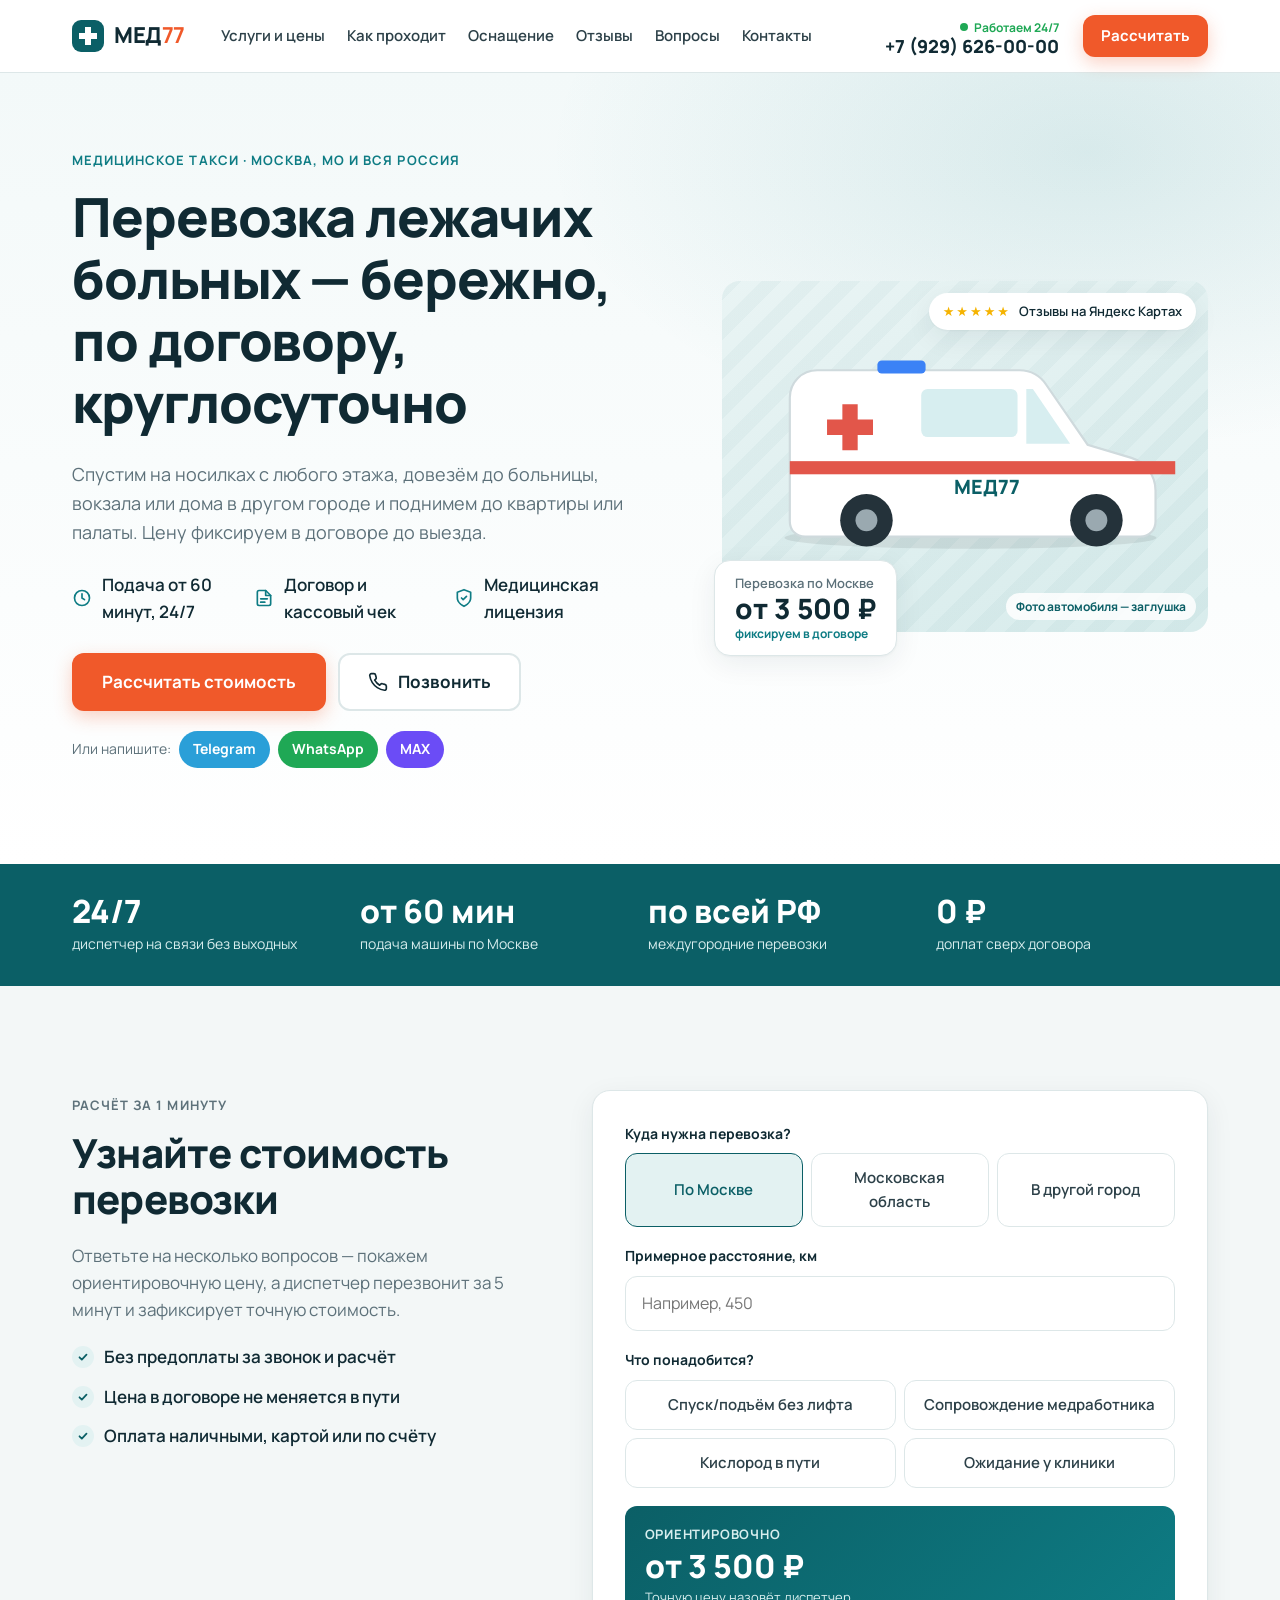
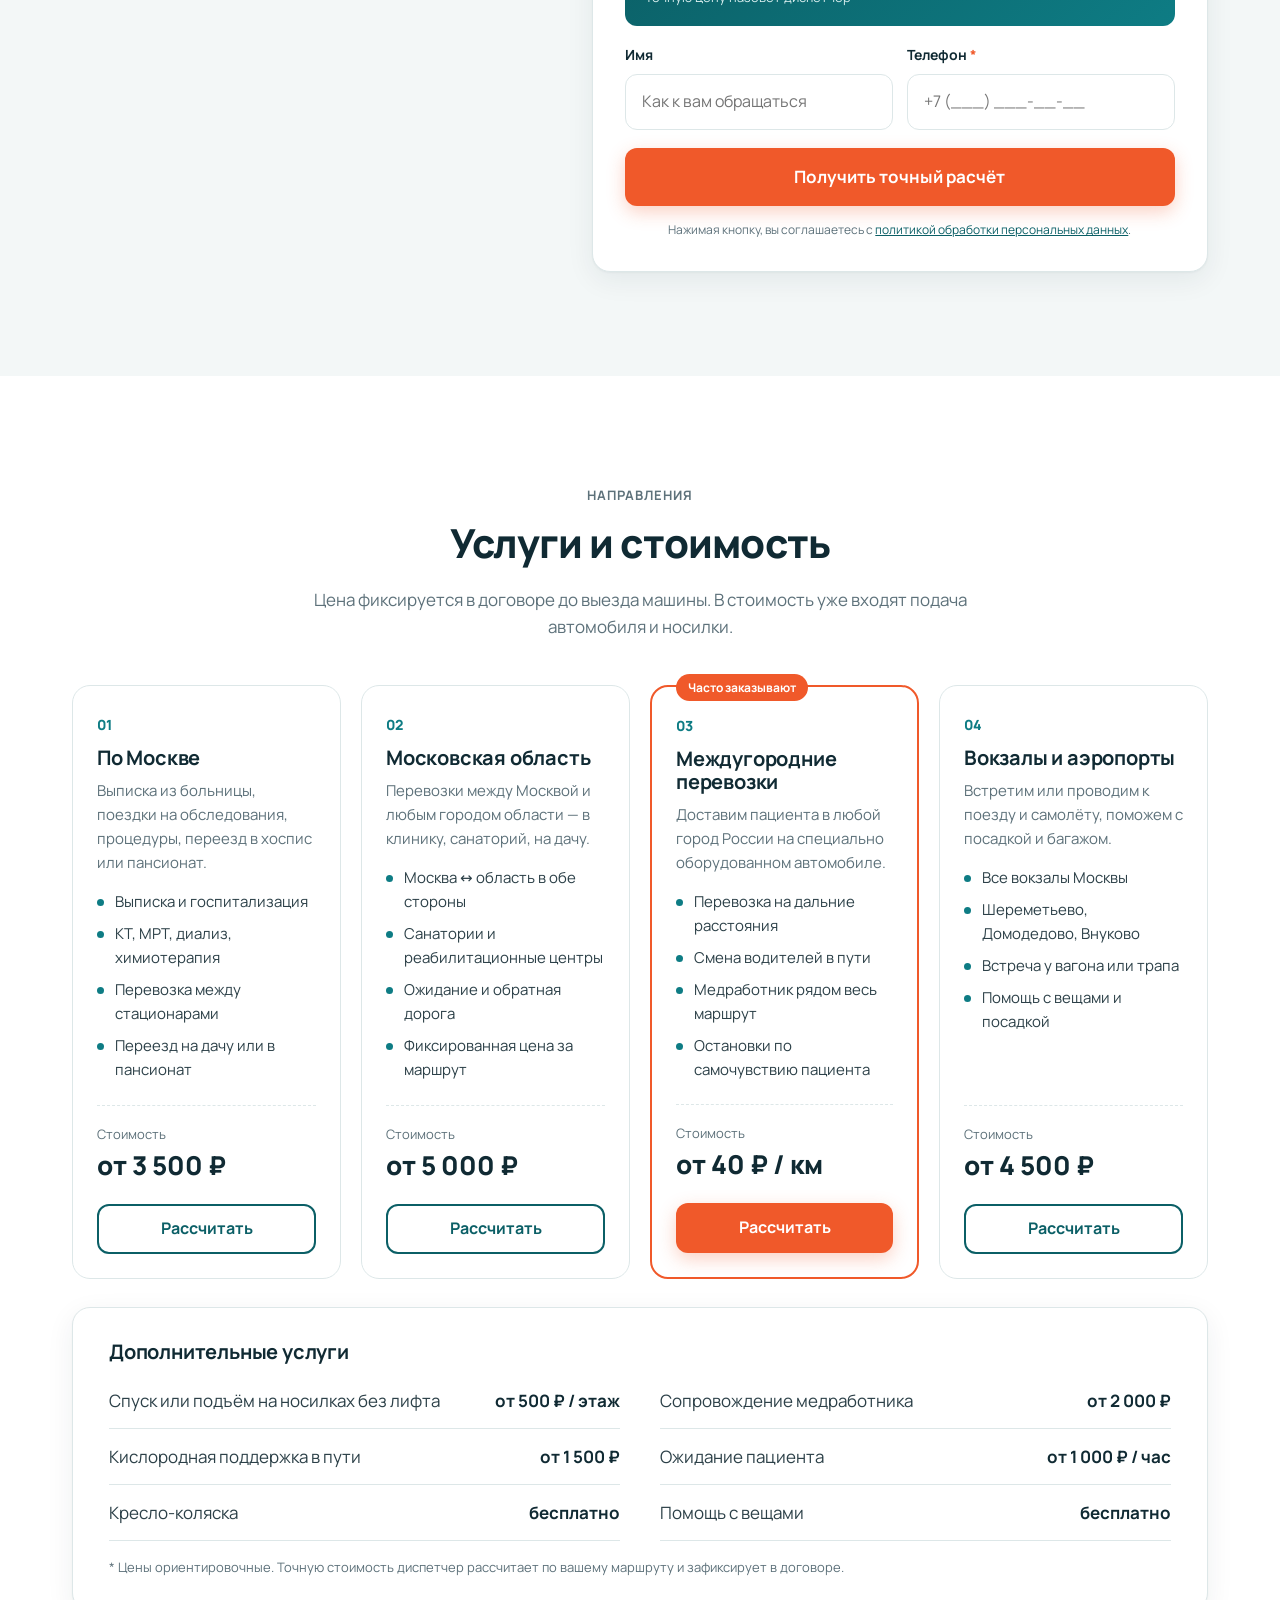
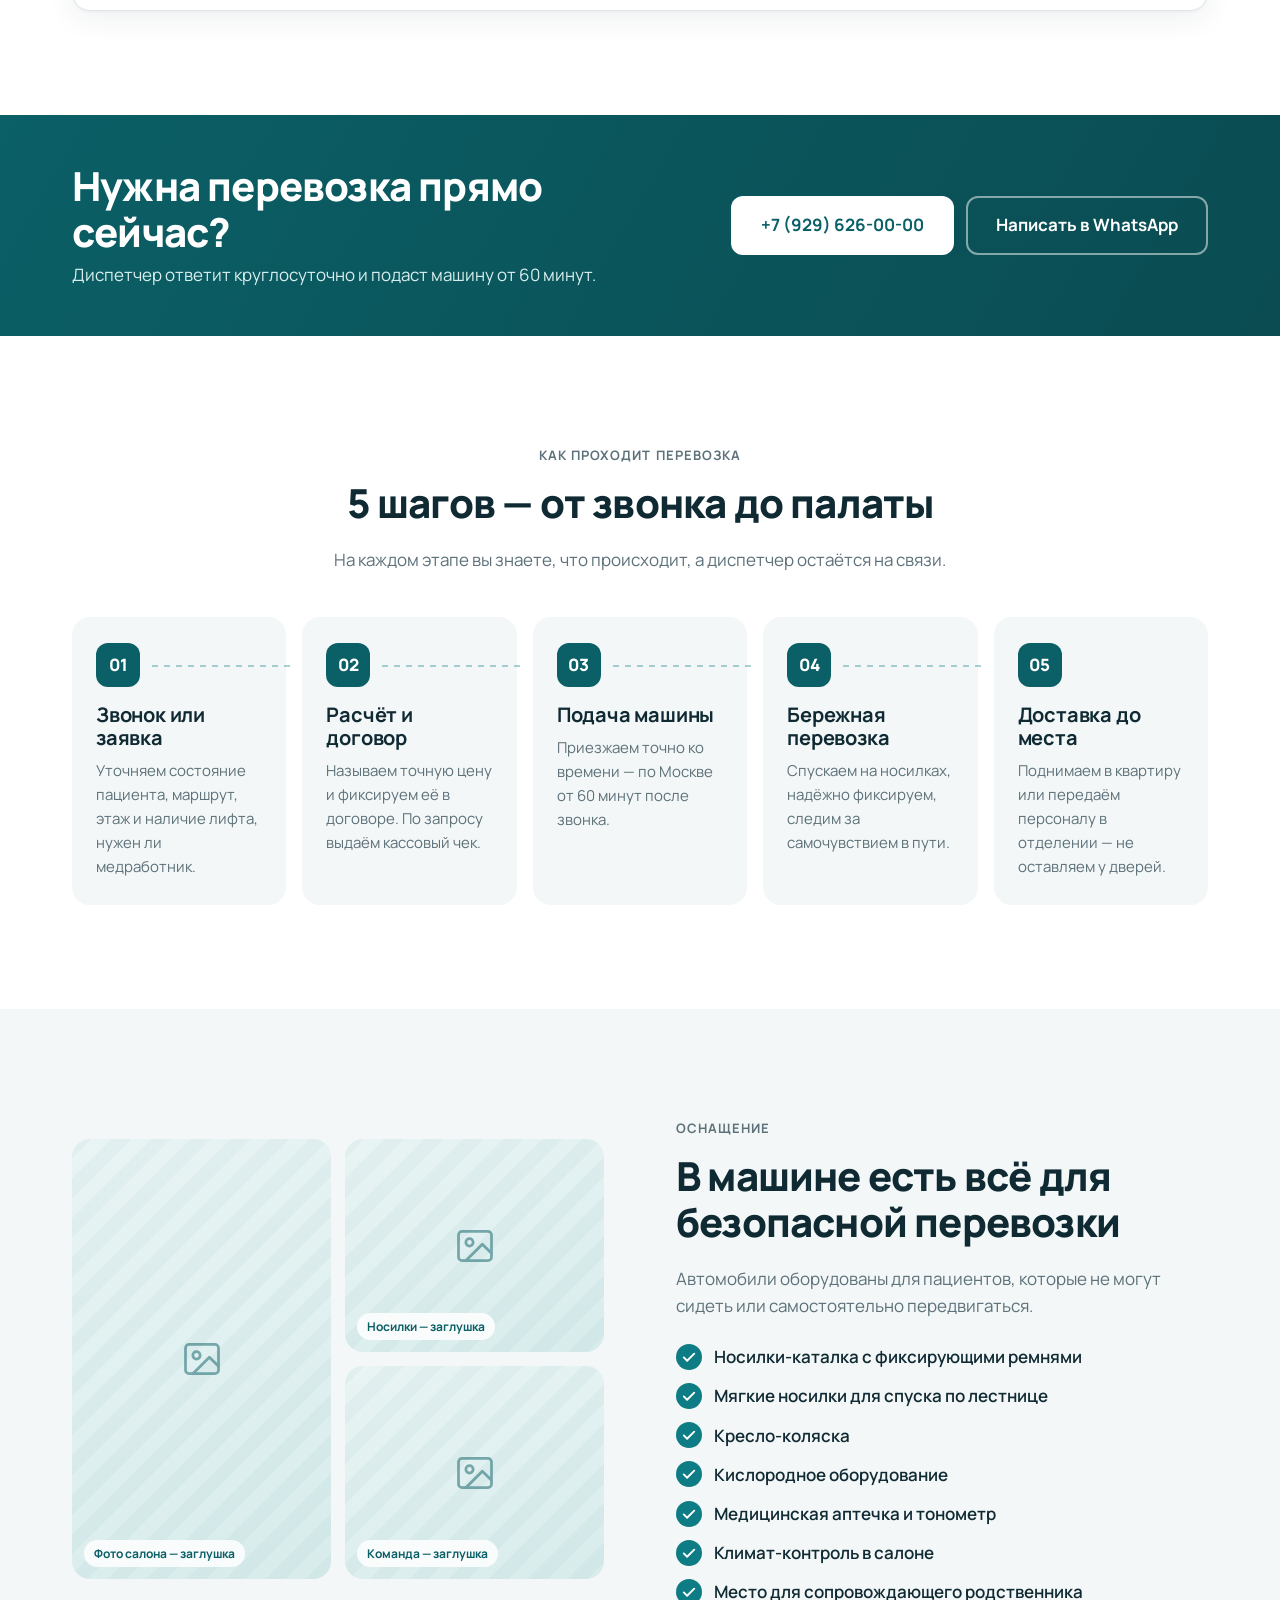
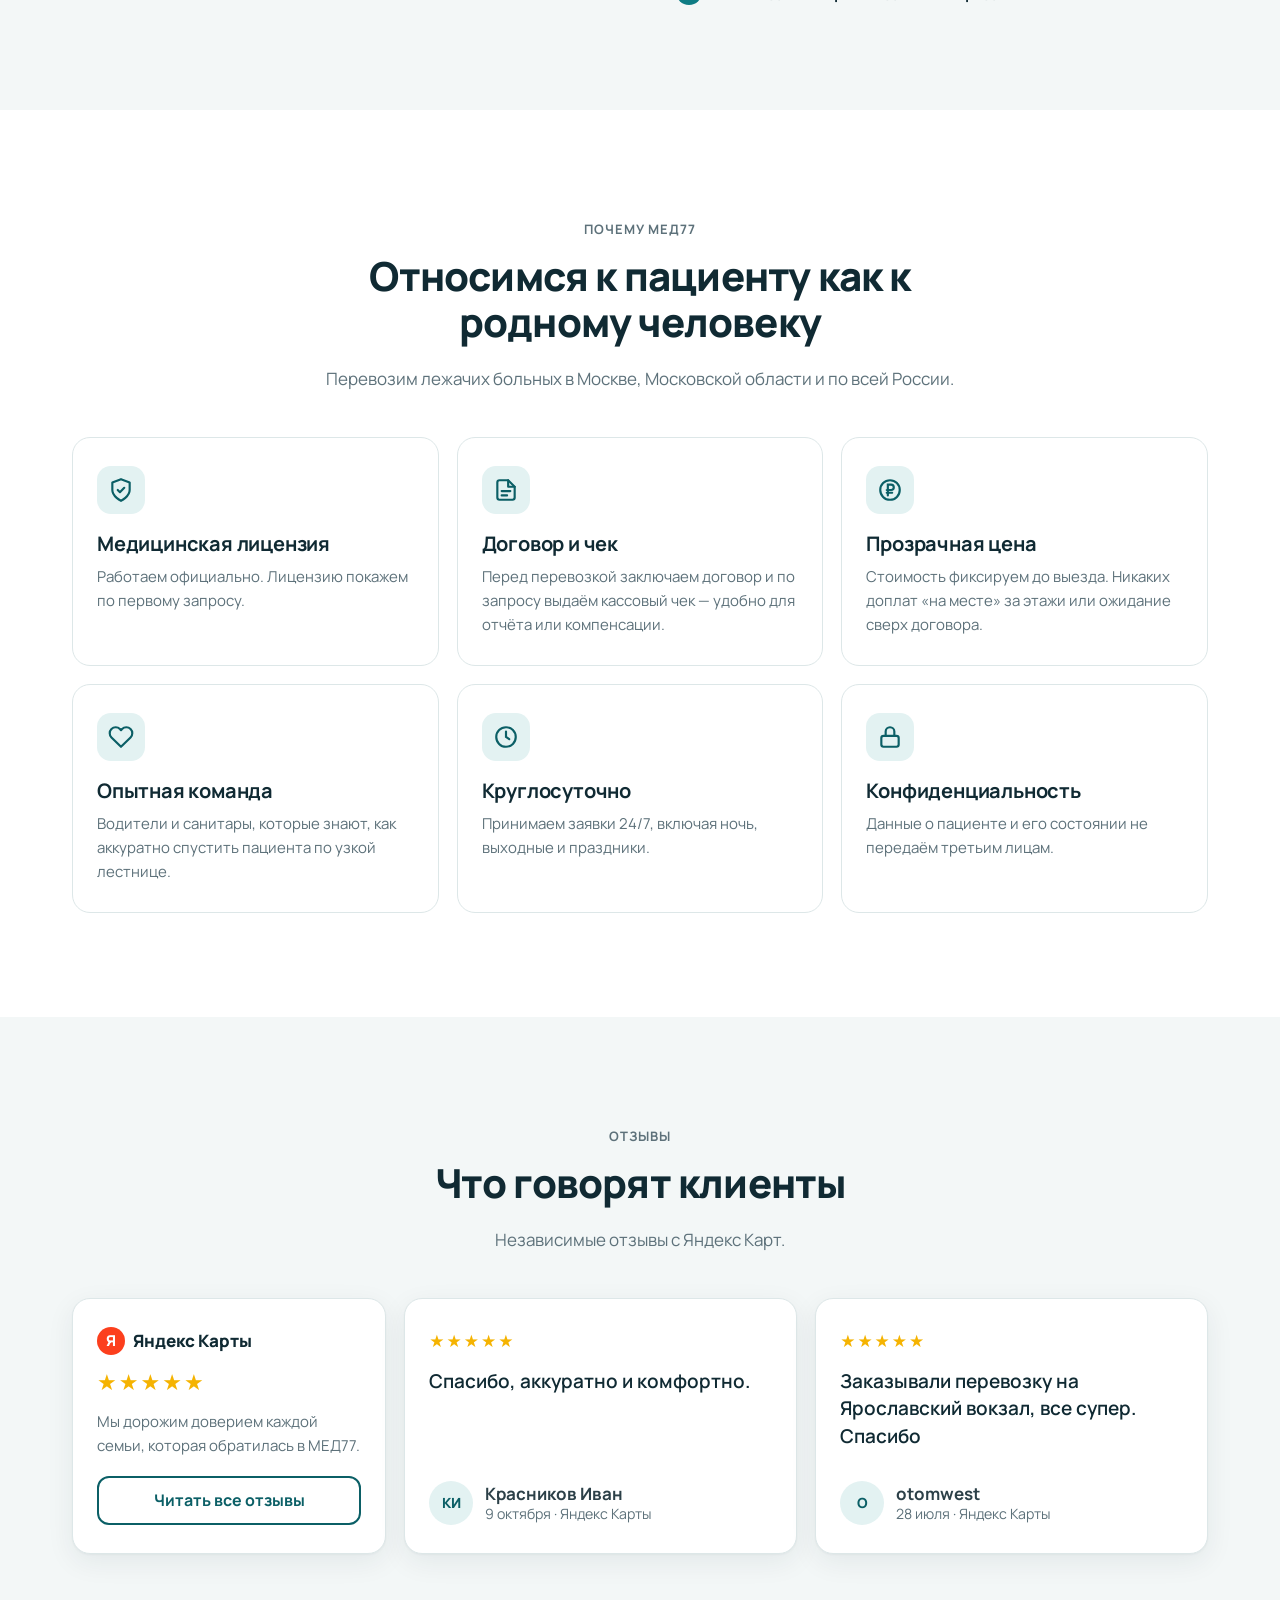
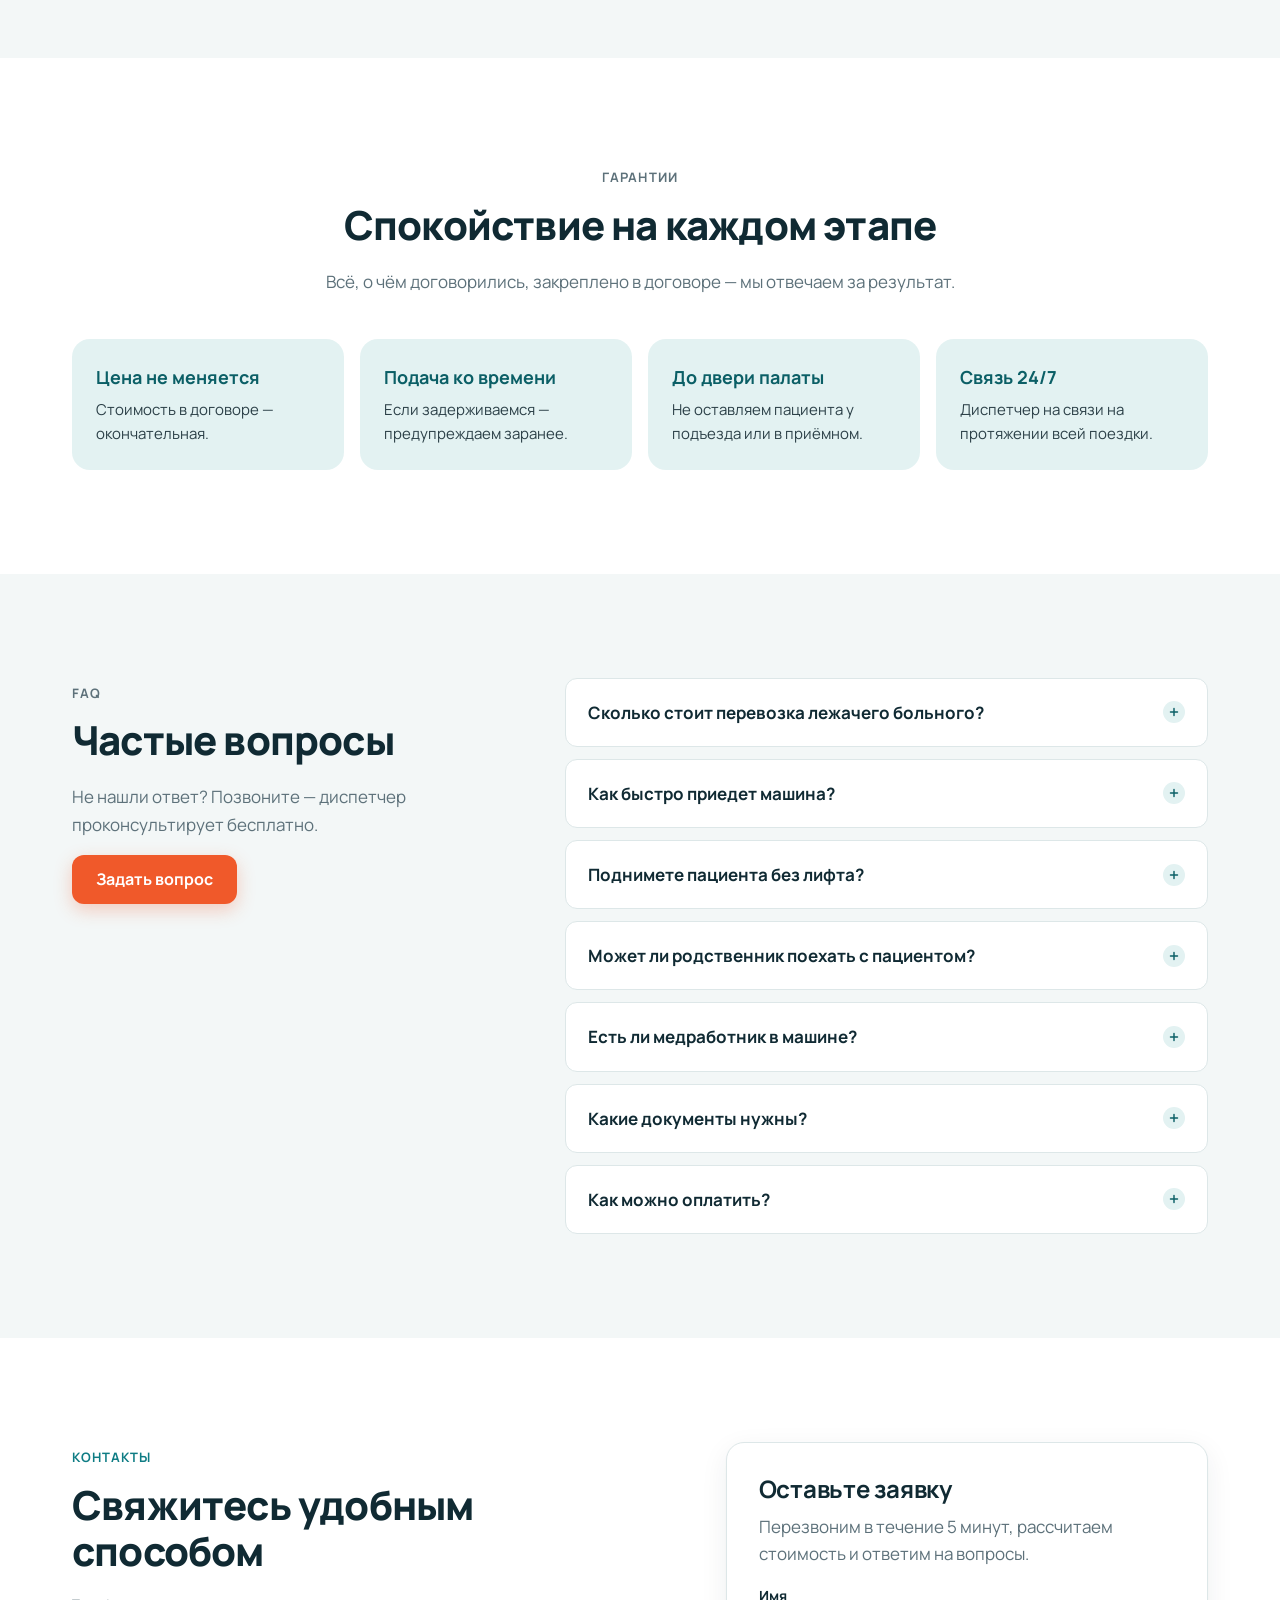
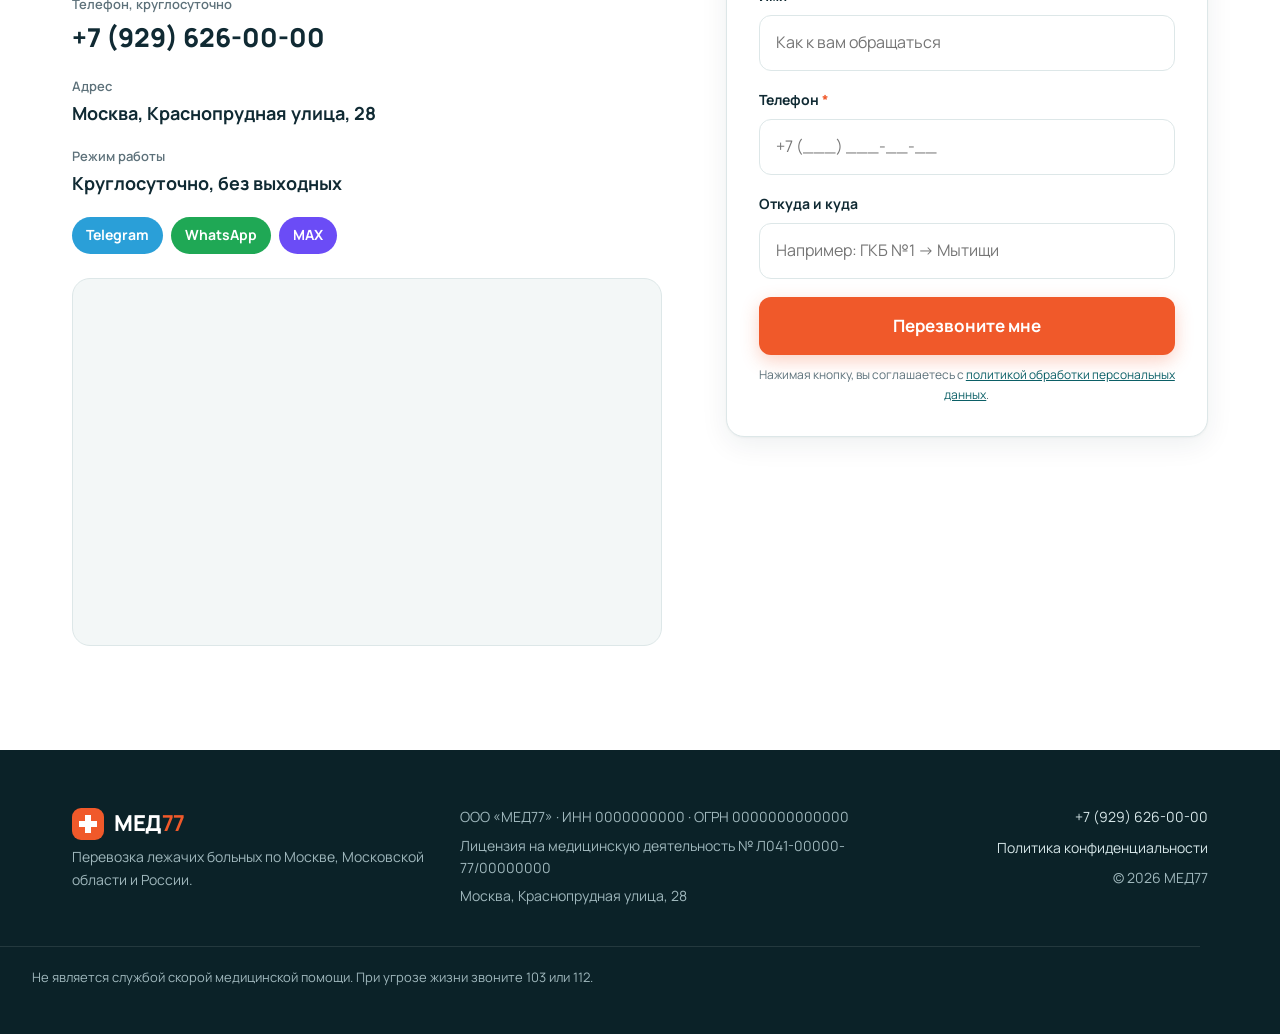
<file: index.html>
<!doctype html>
<html lang="ru">
<head>
  <meta charset="utf-8">
  <meta name="viewport" content="width=device-width, initial-scale=1">
  <title>Перевозка лежачих больных в Москве и по России 24/7 — МЕД77</title>
  <meta name="description" content="Медицинское такси МЕД77: перевозка лежачих больных по Москве, Московской области и всей России. Круглосуточно, по договору, с чеком. Спуск и подъём на носилках, сопровождение медработника.">
  <meta name="theme-color" content="#0b5f66">
  <link rel="icon" href="img/favicon.svg" type="image/svg+xml">
  <meta property="og:type" content="website">
  <meta property="og:title" content="МЕД77 — перевозка лежачих больных 24/7">
  <meta property="og:description" content="Москва, Московская область и вся Россия. По договору, с чеком, фиксированная цена.">
  <meta property="og:locale" content="ru_RU">
  <link rel="preconnect" href="https://fonts.googleapis.com">
  <link rel="preconnect" href="https://fonts.gstatic.com" crossorigin>
  <link href="https://fonts.googleapis.com/css2?family=Manrope:wght@400;500;600;700;800&display=swap" rel="stylesheet">
  <link rel="stylesheet" href="css/style.css">
  <!-- ЗАГЛУШКА: телефон, цены, ИНН/ОГРН и номер лицензии — см. README.md -->
  <script type="application/ld+json">
  {
    "@context": "https://schema.org",
    "@type": "MedicalBusiness",
    "name": "МЕД77",
    "description": "Перевозка лежачих больных по Москве, Московской области и России",
    "url": "https://мед77.рф/",
    "telephone": "+79296260000",
    "openingHours": "Mo-Su 00:00-23:59",
    "address": {
      "@type": "PostalAddress",
      "streetAddress": "Краснопрудная улица, 28",
      "addressLocality": "Москва",
      "addressCountry": "RU"
    },
    "geo": { "@type": "GeoCoordinates", "latitude": 55.779428, "longitude": 37.667618 },
    "areaServed": ["Москва", "Московская область", "Россия"]
  }
  </script>
</head>
<body>

<!-- ============ ШАПКА ============ -->
<header class="header" id="top">
  <div class="container header__row">
    <a href="#top" class="logo" aria-label="МЕД77 — на главную">
      <span class="logo__mark" aria-hidden="true">
        <svg viewBox="0 0 32 32" width="32" height="32"><rect width="32" height="32" rx="9" fill="currentColor"/><path d="M13 7h6v6h6v6h-6v6h-6v-6H7v-6h6z" fill="#fff"/></svg>
      </span>
      <span class="logo__text">МЕД<b>77</b></span>
    </a>
    <nav class="nav" aria-label="Основное меню">
      <a href="#services">Услуги и цены</a>
      <a href="#steps">Как проходит</a>
      <a href="#equipment">Оснащение</a>
      <a href="#reviews">Отзывы</a>
      <a href="#faq">Вопросы</a>
      <a href="#contacts">Контакты</a>
    </nav>
    <div class="header__contact">
      <span class="badge-live"><i></i>Работаем 24/7</span>
      <a class="header__phone js-phone" href="tel:+79296260000">+7 (929) 626-00-00</a>
    </div>
    <a class="header__call js-phone" href="tel:+79296260000" aria-label="Позвонить"><svg class="ico"><use href="#i-phone"/></svg></a>
    <a class="btn btn--accent btn--sm header__cta" href="#calc">Рассчитать</a>
  </div>
</header>

<main>

<!-- ============ ПЕРВЫЙ ЭКРАН ============ -->
<section class="hero">
  <div class="container hero__grid">
    <div class="hero__content">
      <p class="eyebrow">Медицинское такси · Москва, МО и вся Россия</p>
      <h1>Перевозка лежачих больных — бережно, по договору, круглосуточно</h1>
      <p class="hero__lead">Спустим на носилках с любого этажа, довезём до больницы, вокзала или дома в другом городе и поднимем до квартиры или палаты. Цену фиксируем в договоре до выезда.</p>

      <ul class="hero__points">
        <li><svg class="ico"><use href="#i-clock"/></svg>Подача от 60 минут, 24/7</li>
        <li><svg class="ico"><use href="#i-doc"/></svg>Договор и кассовый чек</li>
        <li><svg class="ico"><use href="#i-shield"/></svg>Медицинская лицензия</li>
      </ul>

      <div class="hero__actions">
        <a class="btn btn--accent btn--lg" href="#calc">Рассчитать стоимость</a>
        <a class="btn btn--ghost btn--lg js-phone" href="tel:+79296260000">
          <svg class="ico"><use href="#i-phone"/></svg>Позвонить
        </a>
      </div>
      <div class="messengers">
        <span>Или напишите:</span>
        <a class="msg msg--tg js-tg" href="https://t.me/med77_placeholder" target="_blank" rel="noopener">Telegram</a>
        <a class="msg msg--wa js-wa" href="https://wa.me/79296260000" target="_blank" rel="noopener">WhatsApp</a>
        <a class="msg msg--max js-max" href="#contacts">MAX</a>
      </div>
    </div>

    <div class="hero__visual">
      <div class="hero__card">
        <div class="ph ph--hero" role="img" aria-label="Фото автомобиля МЕД77 — заглушка">
          <svg viewBox="0 0 400 220" class="van" aria-hidden="true">
            <ellipse cx="205" cy="198" rx="170" ry="10" fill="rgba(0,0,0,.08)"/>
            <path d="M40 70c0-14 11-25 25-25h185c10 0 19 5 24 13l38 55 40 12c13 4 22 16 22 30v28c0 8-6 14-14 14H54c-8 0-14-6-14-14z" fill="#fff" stroke="#cfdadd" stroke-width="2"/>
            <path d="M262 62l34 50h-40V62z" fill="#d7eef0"/>
            <rect x="160" y="62" width="88" height="44" rx="6" fill="#d7eef0"/>
            <rect x="40" y="128" width="352" height="12" fill="#e2564a"/>
            <path d="M88 76h14v14h14v14h-14v14H88v-14H74V90h14z" fill="#e2564a"/>
            <rect x="120" y="36" width="44" height="12" rx="4" fill="#3b82f6"/>
            <circle cx="110" cy="182" r="24" fill="#24323a"/><circle cx="110" cy="182" r="10" fill="#9aa9b0"/>
            <circle cx="320" cy="182" r="24" fill="#24323a"/><circle cx="320" cy="182" r="10" fill="#9aa9b0"/>
            <text x="190" y="158" font-family="Manrope, sans-serif" font-weight="800" font-size="18" fill="#0b5f66">МЕД77</text>
          </svg>
          <span class="ph__label">Фото автомобиля — заглушка</span>
        </div>
        <div class="hero__price">
          <span>Перевозка по Москве</span>
          <strong>от <span class="js-price-city">3 500</span> ₽</strong>
          <small>фиксируем в договоре</small>
        </div>
        <div class="hero__rating">
          <span class="stars" aria-hidden="true">★★★★★</span>
          <a href="https://yandex.ru/maps/org/131953688421/reviews" target="_blank" rel="noopener">Отзывы на Яндекс Картах</a>
        </div>
      </div>
    </div>
  </div>
</section>

<!-- ============ ЦИФРЫ ДОВЕРИЯ ============ -->
<section class="trust">
  <div class="container trust__grid">
    <div><b>24/7</b><span>диспетчер на связи без выходных</span></div>
    <div><b>от 60 мин</b><span>подача машины по Москве</span></div>
    <div><b>по всей РФ</b><span>междугородние перевозки</span></div>
    <div><b>0 ₽</b><span>доплат сверх договора</span></div>
  </div>
</section>

<!-- ============ КАЛЬКУЛЯТОР / ЗАЯВКА ============ -->
<section class="section calc" id="calc">
  <div class="container calc__grid">
    <div class="calc__intro">
      <p class="eyebrow">Расчёт за 1 минуту</p>
      <h2>Узнайте стоимость перевозки</h2>
      <p>Ответьте на несколько вопросов — покажем ориентировочную цену, а диспетчер перезвонит за 5 минут и зафиксирует точную стоимость.</p>
      <ul class="checks">
        <li>Без предоплаты за звонок и расчёт</li>
        <li>Цена в договоре не меняется в пути</li>
        <li>Оплата наличными, картой или по счёту</li>
      </ul>
    </div>

    <form class="card calc__form js-lead-form" data-form="calc" novalidate>
      <fieldset class="field">
        <legend>Куда нужна перевозка?</legend>
        <div class="chips">
          <label class="chip"><input type="radio" name="route" value="city" checked><span>По Москве</span></label>
          <label class="chip"><input type="radio" name="route" value="region"><span>Московская область</span></label>
          <label class="chip"><input type="radio" name="route" value="russia"><span>В другой город</span></label>
        </div>
      </fieldset>

      <div class="field field--km" hidden>
        <label for="km">Примерное расстояние, км</label>
        <input id="km" name="km" type="number" min="1" step="1" placeholder="Например, 450" inputmode="numeric">
      </div>

      <fieldset class="field">
        <legend>Что понадобится?</legend>
        <div class="chips chips--wrap">
          <label class="chip"><input type="checkbox" name="extra" value="stairs"><span>Спуск/подъём без лифта</span></label>
          <label class="chip"><input type="checkbox" name="extra" value="medic"><span>Сопровождение медработника</span></label>
          <label class="chip"><input type="checkbox" name="extra" value="oxygen"><span>Кислород в пути</span></label>
          <label class="chip"><input type="checkbox" name="extra" value="wait"><span>Ожидание у клиники</span></label>
        </div>
      </fieldset>

      <div class="calc__result" aria-live="polite">
        <span>Ориентировочно</span>
        <strong class="js-calc-total">от 3 500 ₽</strong>
        <small>Точную цену назовёт диспетчер</small>
      </div>

      <div class="field-row">
        <div class="field">
          <label for="calc-name">Имя</label>
          <input id="calc-name" name="name" type="text" autocomplete="name" placeholder="Как к вам обращаться">
        </div>
        <div class="field">
          <label for="calc-phone">Телефон <span class="req">*</span></label>
          <input id="calc-phone" name="phone" type="tel" autocomplete="tel" placeholder="+7 (___) ___-__-__" required>
        </div>
      </div>
      <button class="btn btn--accent btn--block btn--lg" type="submit">Получить точный расчёт</button>
      <p class="consent">Нажимая кнопку, вы соглашаетесь с <a href="policy.html">политикой обработки персональных данных</a>.</p>
    </form>
  </div>
</section>

<!-- ============ УСЛУГИ И ЦЕНЫ ============ -->
<section class="section" id="services">
  <div class="container">
    <div class="section__head">
      <p class="eyebrow">Направления</p>
      <h2>Услуги и стоимость</h2>
      <p>Цена фиксируется в договоре до выезда машины. В стоимость уже входят подача автомобиля и носилки.</p>
    </div>

    <div class="services">
      <article class="service">
        <span class="service__num">01</span>
        <h3>По Москве</h3>
        <p>Выписка из больницы, поездки на обследования, процедуры, переезд в хоспис или пансионат.</p>
        <ul class="dots">
          <li>Выписка и госпитализация</li>
          <li>КТ, МРТ, диализ, химиотерапия</li>
          <li>Перевозка между стационарами</li>
          <li>Переезд на дачу или в пансионат</li>
        </ul>
        <div class="service__price"><span>Стоимость</span><b>от 3 500 ₽</b></div>
        <a class="btn btn--outline btn--block" href="#calc">Рассчитать</a>
      </article>

      <article class="service">
        <span class="service__num">02</span>
        <h3>Московская область</h3>
        <p>Перевозки между Москвой и любым городом области — в клинику, санаторий, на дачу.</p>
        <ul class="dots">
          <li>Москва ↔ область в обе стороны</li>
          <li>Санатории и реабилитационные центры</li>
          <li>Ожидание и обратная дорога</li>
          <li>Фиксированная цена за маршрут</li>
        </ul>
        <div class="service__price"><span>Стоимость</span><b>от 5 000 ₽</b></div>
        <a class="btn btn--outline btn--block" href="#calc">Рассчитать</a>
      </article>

      <article class="service service--featured">
        <span class="service__tag">Часто заказывают</span>
        <span class="service__num">03</span>
        <h3>Междугородние перевозки</h3>
        <p>Доставим пациента в любой город России на специально оборудованном автомобиле.</p>
        <ul class="dots">
          <li>Перевозка на дальние расстояния</li>
          <li>Смена водителей в пути</li>
          <li>Медработник рядом весь маршрут</li>
          <li>Остановки по самочувствию пациента</li>
        </ul>
        <div class="service__price"><span>Стоимость</span><b>от 40 ₽ / км</b></div>
        <a class="btn btn--accent btn--block" href="#calc">Рассчитать</a>
      </article>

      <article class="service">
        <span class="service__num">04</span>
        <h3>Вокзалы и аэропорты</h3>
        <p>Встретим или проводим к поезду и самолёту, поможем с посадкой и багажом.</p>
        <ul class="dots">
          <li>Все вокзалы Москвы</li>
          <li>Шереметьево, Домодедово, Внуково</li>
          <li>Встреча у вагона или трапа</li>
          <li>Помощь с вещами и посадкой</li>
        </ul>
        <div class="service__price"><span>Стоимость</span><b>от 4 500 ₽</b></div>
        <a class="btn btn--outline btn--block" href="#calc">Рассчитать</a>
      </article>
    </div>

    <div class="extras card">
      <h3>Дополнительные услуги</h3>
      <div class="extras__grid">
        <div><span>Спуск или подъём на носилках без лифта</span><b>от 500 ₽ / этаж</b></div>
        <div><span>Сопровождение медработника</span><b>от 2 000 ₽</b></div>
        <div><span>Кислородная поддержка в пути</span><b>от 1 500 ₽</b></div>
        <div><span>Ожидание пациента</span><b>от 1 000 ₽ / час</b></div>
        <div><span>Кресло-коляска</span><b>бесплатно</b></div>
        <div><span>Помощь с вещами</span><b>бесплатно</b></div>
      </div>
      <p class="note">* Цены ориентировочные. Точную стоимость диспетчер рассчитает по вашему маршруту и зафиксирует в договоре.</p>
    </div>
  </div>
</section>

<!-- ============ CTA-ПОЛОСА ============ -->
<section class="band">
  <div class="container band__row">
    <div>
      <h2>Нужна перевозка прямо сейчас?</h2>
      <p>Диспетчер ответит круглосуточно и подаст машину от 60 минут.</p>
    </div>
    <div class="band__actions">
      <a class="btn btn--white btn--lg js-phone" href="tel:+79296260000"><svg class="ico"><use href="#i-phone"/></svg><span class="js-phone-text">+7 (929) 626-00-00</span></a>
      <a class="btn btn--line btn--lg js-wa" href="https://wa.me/79296260000" target="_blank" rel="noopener">Написать в WhatsApp</a>
    </div>
  </div>
</section>

<!-- ============ ЭТАПЫ ============ -->
<section class="section" id="steps">
  <div class="container">
    <div class="section__head">
      <p class="eyebrow">Как проходит перевозка</p>
      <h2>5 шагов — от звонка до палаты</h2>
      <p>На каждом этапе вы знаете, что происходит, а диспетчер остаётся на связи.</p>
    </div>
    <ol class="steps">
      <li class="step">
        <span class="step__num">01</span>
        <h3>Звонок или заявка</h3>
        <p>Уточняем состояние пациента, маршрут, этаж и наличие лифта, нужен ли медработник.</p>
      </li>
      <li class="step">
        <span class="step__num">02</span>
        <h3>Расчёт и договор</h3>
        <p>Называем точную цену и фиксируем её в договоре. По запросу выдаём кассовый чек.</p>
      </li>
      <li class="step">
        <span class="step__num">03</span>
        <h3>Подача машины</h3>
        <p>Приезжаем точно ко времени — по Москве от 60 минут после звонка.</p>
      </li>
      <li class="step">
        <span class="step__num">04</span>
        <h3>Бережная перевозка</h3>
        <p>Спускаем на носилках, надёжно фиксируем, следим за самочувствием в пути.</p>
      </li>
      <li class="step">
        <span class="step__num">05</span>
        <h3>Доставка до места</h3>
        <p>Поднимаем в квартиру или передаём персоналу в отделении — не оставляем у дверей.</p>
      </li>
    </ol>
  </div>
</section>

<!-- ============ ОСНАЩЕНИЕ ============ -->
<section class="section section--tint" id="equipment">
  <div class="container equip">
    <div class="equip__gallery">
      <div class="ph ph--tall" role="img" aria-label="Фото салона — заглушка">
        <svg class="ph__icon"><use href="#i-image"/></svg>
        <span class="ph__label">Фото салона — заглушка</span>
      </div>
      <div class="ph" role="img" aria-label="Фото носилок — заглушка">
        <svg class="ph__icon"><use href="#i-image"/></svg>
        <span class="ph__label">Носилки — заглушка</span>
      </div>
      <div class="ph" role="img" aria-label="Фото команды — заглушка">
        <svg class="ph__icon"><use href="#i-image"/></svg>
        <span class="ph__label">Команда — заглушка</span>
      </div>
    </div>
    <div class="equip__text">
      <p class="eyebrow">Оснащение</p>
      <h2>В машине есть всё для безопасной перевозки</h2>
      <p>Автомобили оборудованы для пациентов, которые не могут сидеть или самостоятельно передвигаться.</p>
      <ul class="equip__list">
        <li><svg class="ico"><use href="#i-check"/></svg>Носилки-каталка с фиксирующими ремнями</li>
        <li><svg class="ico"><use href="#i-check"/></svg>Мягкие носилки для спуска по лестнице</li>
        <li><svg class="ico"><use href="#i-check"/></svg>Кресло-коляска</li>
        <li><svg class="ico"><use href="#i-check"/></svg>Кислородное оборудование</li>
        <li><svg class="ico"><use href="#i-check"/></svg>Медицинская аптечка и тонометр</li>
        <li><svg class="ico"><use href="#i-check"/></svg>Климат-контроль в салоне</li>
        <li><svg class="ico"><use href="#i-check"/></svg>Место для сопровождающего родственника</li>
      </ul>
    </div>
  </div>
</section>

<!-- ============ ПОЧЕМУ МЫ ============ -->
<section class="section" id="why">
  <div class="container">
    <div class="section__head">
      <p class="eyebrow">Почему МЕД77</p>
      <h2>Относимся к пациенту как к родному человеку</h2>
      <p>Перевозим лежачих больных в Москве, Московской области и по всей России.</p>
    </div>
    <div class="features">
      <div class="feature">
        <svg class="feature__ico"><use href="#i-shield"/></svg>
        <h3>Медицинская лицензия</h3>
        <p>Работаем официально. Лицензию покажем по первому запросу.</p>
      </div>
      <div class="feature">
        <svg class="feature__ico"><use href="#i-doc"/></svg>
        <h3>Договор и чек</h3>
        <p>Перед перевозкой заключаем договор и по запросу выдаём кассовый чек — удобно для отчёта или компенсации.</p>
      </div>
      <div class="feature">
        <svg class="feature__ico"><use href="#i-ruble"/></svg>
        <h3>Прозрачная цена</h3>
        <p>Стоимость фиксируем до выезда. Никаких доплат «на месте» за этажи или ожидание сверх договора.</p>
      </div>
      <div class="feature">
        <svg class="feature__ico"><use href="#i-heart"/></svg>
        <h3>Опытная команда</h3>
        <p>Водители и санитары, которые знают, как аккуратно спустить пациента по узкой лестнице.</p>
      </div>
      <div class="feature">
        <svg class="feature__ico"><use href="#i-clock"/></svg>
        <h3>Круглосуточно</h3>
        <p>Принимаем заявки 24/7, включая ночь, выходные и праздники.</p>
      </div>
      <div class="feature">
        <svg class="feature__ico"><use href="#i-lock"/></svg>
        <h3>Конфиденциальность</h3>
        <p>Данные о пациенте и его состоянии не передаём третьим лицам.</p>
      </div>
    </div>
  </div>
</section>

<!-- ============ ОТЗЫВЫ ============ -->
<section class="section section--tint" id="reviews">
  <div class="container">
    <div class="section__head">
      <p class="eyebrow">Отзывы</p>
      <h2>Что говорят клиенты</h2>
      <p>Независимые отзывы с Яндекс Карт.</p>
    </div>
    <div class="reviews">
      <div class="rating card">
        <span class="rating__src">Яндекс Карты</span>
        <!-- ЗАГЛУШКА: вписать реальную оценку с Яндекс Карт, например <b class="rating__value">4,9</b> -->
        <span class="stars rating__stars" aria-hidden="true">★★★★★</span>
        <p>Мы дорожим доверием каждой семьи, которая обратилась в МЕД77.</p>
        <a class="btn btn--outline btn--block" href="https://yandex.ru/maps/org/131953688421/reviews" target="_blank" rel="noopener">Читать все отзывы</a>
      </div>
      <figure class="review card">
        <span class="stars" aria-hidden="true">★★★★★</span>
        <blockquote>Спасибо, аккуратно и комфортно.</blockquote>
        <figcaption><span class="avatar">КИ</span><span><b>Красников Иван</b><small>9 октября · Яндекс Карты</small></span></figcaption>
      </figure>
      <figure class="review card">
        <span class="stars" aria-hidden="true">★★★★★</span>
        <blockquote>Заказывали перевозку на Ярославский вокзал, все супер. Спасибо</blockquote>
        <figcaption><span class="avatar">O</span><span><b>otomwest</b><small>28 июля · Яндекс Карты</small></span></figcaption>
      </figure>
    </div>
  </div>
</section>

<!-- ============ ГАРАНТИИ ============ -->
<section class="section" id="guarantees">
  <div class="container">
    <div class="section__head">
      <p class="eyebrow">Гарантии</p>
      <h2>Спокойствие на каждом этапе</h2>
      <p>Всё, о чём договорились, закреплено в договоре — мы отвечаем за результат.</p>
    </div>
    <div class="guarantees">
      <div><b>Цена не меняется</b><span>Стоимость в договоре — окончательная.</span></div>
      <div><b>Подача ко времени</b><span>Если задерживаемся — предупреждаем заранее.</span></div>
      <div><b>До двери палаты</b><span>Не оставляем пациента у подъезда или в приёмном.</span></div>
      <div><b>Связь 24/7</b><span>Диспетчер на связи на протяжении всей поездки.</span></div>
    </div>
  </div>
</section>

<!-- ============ FAQ ============ -->
<section class="section section--tint" id="faq">
  <div class="container faq">
    <div class="section__head section__head--left">
      <p class="eyebrow">FAQ</p>
      <h2>Частые вопросы</h2>
      <p>Не нашли ответ? Позвоните — диспетчер проконсультирует бесплатно.</p>
      <a class="btn btn--accent js-phone" href="tel:+79296260000">Задать вопрос</a>
    </div>
    <div class="faq__list">
      <details>
        <summary>Сколько стоит перевозка лежачего больного?</summary>
        <p>По Москве — от 3 500 ₽, по Московской области — от 5 000 ₽, междугородние перевозки — от 40 ₽/км. Итоговая цена зависит от маршрута, этажа и дополнительных услуг. Мы называем её до выезда и фиксируем в договоре.</p>
      </details>
      <details>
        <summary>Как быстро приедет машина?</summary>
        <p>По Москве — от 60 минут после звонка. Перевозку на конкретное время лучше заказать заранее — так мы гарантированно подадим машину минута в минуту.</p>
      </details>
      <details>
        <summary>Поднимете пациента без лифта?</summary>
        <p>Да. Санитары спустят и поднимут пациента на мягких носилках с любого этажа. Стоимость зависит от этажа и указывается в договоре заранее.</p>
      </details>
      <details>
        <summary>Может ли родственник поехать с пациентом?</summary>
        <p>Да, в салоне есть место для сопровождающего. Это бесплатно.</p>
      </details>
      <details>
        <summary>Есть ли медработник в машине?</summary>
        <p>По вашему запросу пациента сопровождает медработник, который следит за состоянием в пути. Для междугородних перевозок рекомендуем это всегда.</p>
      </details>
      <details>
        <summary>Какие документы нужны?</summary>
        <p>Паспорт заказчика для договора. Для выписки или госпитализации возьмите медицинские документы пациента — выписку, направление, полис ОМС.</p>
      </details>
      <details>
        <summary>Как можно оплатить?</summary>
        <p>Наличными, банковской картой или переводом. Для юридических лиц — по счёту. По запросу выдаём кассовый чек.</p>
      </details>
    </div>
  </div>
</section>

<!-- ============ КОНТАКТЫ ============ -->
<section class="section" id="contacts">
  <div class="container contacts">
    <div class="contacts__info">
      <p class="eyebrow">Контакты</p>
      <h2>Свяжитесь удобным способом</h2>
      <ul class="contacts__list">
        <li>
          <span>Телефон, круглосуточно</span>
          <a class="contacts__phone js-phone" href="tel:+79296260000">+7 (929) 626-00-00</a>
        </li>
        <li>
          <span>Адрес</span>
          <a href="https://yandex.ru/maps/org/131953688421" target="_blank" rel="noopener">Москва, Краснопрудная улица, 28</a>
        </li>
        <li>
          <span>Режим работы</span>
          <b>Круглосуточно, без выходных</b>
        </li>
      </ul>
      <div class="messengers">
        <a class="msg msg--tg js-tg" href="https://t.me/med77_placeholder" target="_blank" rel="noopener">Telegram</a>
        <a class="msg msg--wa js-wa" href="https://wa.me/79296260000" target="_blank" rel="noopener">WhatsApp</a>
        <a class="msg msg--max js-max" href="#contacts">MAX</a>
      </div>
      <div class="map">
        <iframe title="МЕД77 на карте" loading="lazy" src="https://yandex.ru/map-widget/v1/?ll=37.667618%2C55.779428&z=15&pt=37.667618,55.779428,pm2rdm"></iframe>
      </div>
    </div>

    <form class="card lead js-lead-form" data-form="contacts" novalidate>
      <h3>Оставьте заявку</h3>
      <p>Перезвоним в течение 5 минут, рассчитаем стоимость и ответим на вопросы.</p>
      <div class="field">
        <label for="c-name">Имя</label>
        <input id="c-name" name="name" type="text" autocomplete="name" placeholder="Как к вам обращаться">
      </div>
      <div class="field">
        <label for="c-phone">Телефон <span class="req">*</span></label>
        <input id="c-phone" name="phone" type="tel" autocomplete="tel" placeholder="+7 (___) ___-__-__" required>
      </div>
      <div class="field">
        <label for="c-route">Откуда и куда</label>
        <input id="c-route" name="route_text" type="text" placeholder="Например: ГКБ №1 → Мытищи">
      </div>
      <button class="btn btn--accent btn--block btn--lg" type="submit">Перезвоните мне</button>
      <p class="consent">Нажимая кнопку, вы соглашаетесь с <a href="policy.html">политикой обработки персональных данных</a>.</p>
    </form>
  </div>
</section>

</main>

<!-- ============ ПОДВАЛ ============ -->
<footer class="footer">
  <div class="container footer__grid">
    <div>
      <a href="#top" class="logo logo--light"><span class="logo__mark" aria-hidden="true"><svg viewBox="0 0 32 32" width="32" height="32"><rect width="32" height="32" rx="9" fill="currentColor"/><path d="M13 7h6v6h6v6h-6v6h-6v-6H7v-6h6z" fill="#fff"/></svg></span><span class="logo__text">МЕД<b>77</b></span></a>
      <p>Перевозка лежачих больных по Москве, Московской области и России.</p>
    </div>
    <div class="footer__legal">
      <!-- ЗАГЛУШКА: реквизиты и номер лицензии -->
      <p>ООО «МЕД77» · ИНН 0000000000 · ОГРН 0000000000000</p>
      <p>Лицензия на медицинскую деятельность № Л041-00000-77/00000000</p>
      <p>Москва, Краснопрудная улица, 28</p>
    </div>
    <div class="footer__links">
      <a class="js-phone" href="tel:+79296260000">+7 (929) 626-00-00</a>
      <a href="policy.html">Политика конфиденциальности</a>
      <span>© <span class="js-year">2026</span> МЕД77</span>
    </div>
  </div>
  <p class="container footer__warn">Не является службой скорой медицинской помощи. При угрозе жизни звоните 103 или 112.</p>
</footer>

<!-- Липкая панель на мобильных -->
<div class="sticky-bar">
  <a class="btn btn--accent js-phone" href="tel:+79296260000"><svg class="ico"><use href="#i-phone"/></svg>Позвонить 24/7</a>
  <a class="btn btn--wa js-wa" href="https://wa.me/79296260000" target="_blank" rel="noopener" aria-label="Написать в WhatsApp">WhatsApp</a>
</div>

<!-- Окно «спасибо» -->
<dialog class="modal" id="thanks">
  <form method="dialog">
    <div class="modal__ico"><svg class="ico"><use href="#i-check"/></svg></div>
    <h3>Заявка принята</h3>
    <p class="js-thanks-text">Диспетчер перезвонит вам в течение 5 минут.</p>
    <div class="modal__actions">
      <a class="btn btn--wa btn--block js-thanks-wa" href="#" target="_blank" rel="noopener" hidden>Отправить заявку в WhatsApp</a>
      <button class="btn btn--accent btn--block js-thanks-ok">Хорошо</button>
    </div>
  </form>
</dialog>

<!-- Иконки -->
<svg width="0" height="0" style="position:absolute" aria-hidden="true">
  <symbol id="i-phone" viewBox="0 0 24 24"><path fill="none" stroke="currentColor" stroke-width="2" stroke-linecap="round" stroke-linejoin="round" d="M22 16.9v3a2 2 0 0 1-2.2 2 19.8 19.8 0 0 1-8.6-3.1 19.5 19.5 0 0 1-6-6A19.8 19.8 0 0 1 2.1 4.2 2 2 0 0 1 4.1 2h3a2 2 0 0 1 2 1.7c.1.9.4 1.8.7 2.7a2 2 0 0 1-.5 2.1L8 9.8a16 16 0 0 0 6 6l1.3-1.3a2 2 0 0 1 2.1-.4c.9.3 1.8.6 2.7.7a2 2 0 0 1 1.7 2z"/></symbol>
  <symbol id="i-clock" viewBox="0 0 24 24"><g fill="none" stroke="currentColor" stroke-width="2" stroke-linecap="round"><circle cx="12" cy="12" r="9"/><path d="M12 7v5l3 2"/></g></symbol>
  <symbol id="i-doc" viewBox="0 0 24 24"><g fill="none" stroke="currentColor" stroke-width="2" stroke-linecap="round" stroke-linejoin="round"><path d="M14 3H6a2 2 0 0 0-2 2v14a2 2 0 0 0 2 2h12a2 2 0 0 0 2-2V9z"/><path d="M14 3v6h6M8 13h8M8 17h5"/></g></symbol>
  <symbol id="i-shield" viewBox="0 0 24 24"><g fill="none" stroke="currentColor" stroke-width="2" stroke-linecap="round" stroke-linejoin="round"><path d="M12 22s8-4 8-10V5l-8-3-8 3v7c0 6 8 10 8 10z"/><path d="M9 12l2 2 4-4"/></g></symbol>
  <symbol id="i-ruble" viewBox="0 0 24 24"><g fill="none" stroke="currentColor" stroke-width="2" stroke-linecap="round"><circle cx="12" cy="12" r="9"/><path d="M10 17V7h3a2.5 2.5 0 0 1 0 5h-4M9 14.5h5"/></g></symbol>
  <symbol id="i-heart" viewBox="0 0 24 24"><path fill="none" stroke="currentColor" stroke-width="2" stroke-linejoin="round" d="M20.8 4.6a5.5 5.5 0 0 0-7.8 0L12 5.7l-1-1.1a5.5 5.5 0 0 0-7.8 7.8L12 21l8.8-8.6a5.5 5.5 0 0 0 0-7.8z"/></symbol>
  <symbol id="i-lock" viewBox="0 0 24 24"><g fill="none" stroke="currentColor" stroke-width="2" stroke-linecap="round"><rect x="4" y="11" width="16" height="10" rx="2"/><path d="M8 11V7a4 4 0 0 1 8 0v4"/></g></symbol>
  <symbol id="i-check" viewBox="0 0 24 24"><path fill="none" stroke="currentColor" stroke-width="2.5" stroke-linecap="round" stroke-linejoin="round" d="M5 12.5l4.5 4.5L19 7.5"/></symbol>
  <symbol id="i-image" viewBox="0 0 24 24"><g fill="none" stroke="currentColor" stroke-width="1.5" stroke-linecap="round" stroke-linejoin="round"><rect x="3" y="4" width="18" height="16" rx="2"/><circle cx="9" cy="10" r="2"/><path d="M21 16l-5-5-9 9"/></g></symbol>
</svg>

<script src="js/main.js"></script>
</body>
</html>
</file>
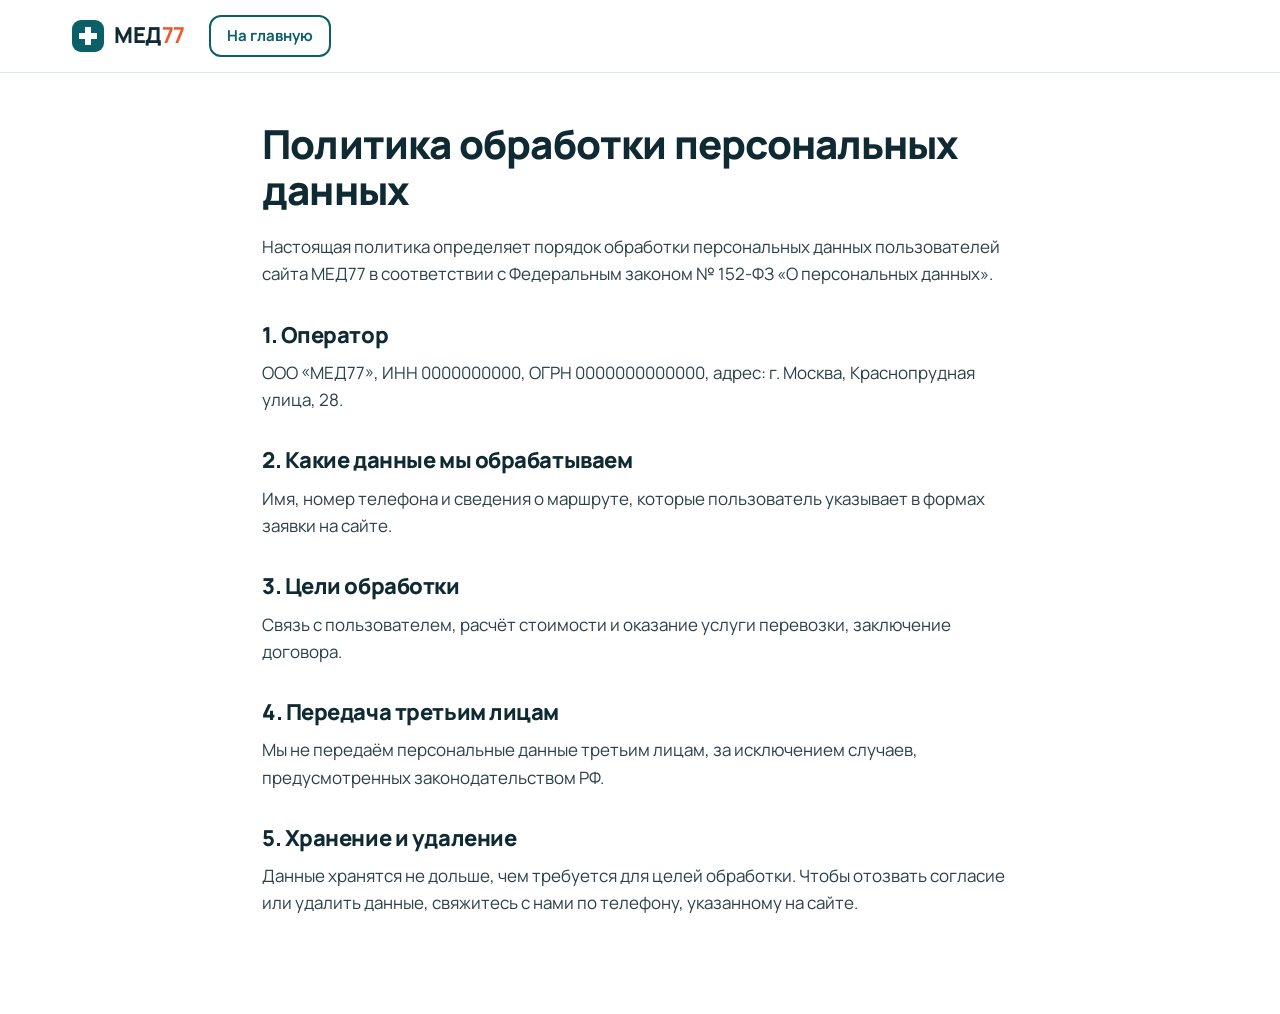
<file: policy.html>
<!doctype html>
<html lang="ru">
<head>
  <meta charset="utf-8">
  <meta name="viewport" content="width=device-width, initial-scale=1">
  <title>Политика конфиденциальности — МЕД77</title>
  <meta name="robots" content="noindex">
  <link rel="icon" href="img/favicon.svg" type="image/svg+xml">
  <link href="https://fonts.googleapis.com/css2?family=Manrope:wght@400;600;700;800&display=swap" rel="stylesheet">
  <link rel="stylesheet" href="css/style.css">
</head>
<body>
<header class="header">
  <div class="container header__row">
    <a href="index.html" class="logo"><span class="logo__mark" aria-hidden="true"><svg viewBox="0 0 32 32" width="32" height="32"><rect width="32" height="32" rx="9" fill="currentColor"/><path d="M13 7h6v6h6v6h-6v6h-6v-6H7v-6h6z" fill="#fff"/></svg></span><span class="logo__text">МЕД<b>77</b></span></a>
    <a class="btn btn--outline btn--sm header__cta" href="index.html">На главную</a>
  </div>
</header>
<main class="container policy">
  <!-- ЗАГЛУШКА: текст политики нужно согласовать с юристом и вписать реквизиты оператора -->
  <h1>Политика обработки персональных данных</h1>
  <p>Настоящая политика определяет порядок обработки персональных данных пользователей сайта МЕД77 в соответствии с Федеральным законом № 152-ФЗ «О персональных данных».</p>
  <h2>1. Оператор</h2>
  <p>ООО «МЕД77», ИНН 0000000000, ОГРН 0000000000000, адрес: г. Москва, Краснопрудная улица, 28.</p>
  <h2>2. Какие данные мы обрабатываем</h2>
  <p>Имя, номер телефона и сведения о маршруте, которые пользователь указывает в формах заявки на сайте.</p>
  <h2>3. Цели обработки</h2>
  <p>Связь с пользователем, расчёт стоимости и оказание услуги перевозки, заключение договора.</p>
  <h2>4. Передача третьим лицам</h2>
  <p>Мы не передаём персональные данные третьим лицам, за исключением случаев, предусмотренных законодательством РФ.</p>
  <h2>5. Хранение и удаление</h2>
  <p>Данные хранятся не дольше, чем требуется для целей обработки. Чтобы отозвать согласие или удалить данные, свяжитесь с нами по телефону, указанному на сайте.</p>
</main>
</body>
</html>
</file>
<file: css/style.css>
/* ===== МЕД77 — стили ===== */
:root {
  --ink: #102a33;
  --text: #2c4048;
  --muted: #5d717a;
  --brand: #0b5f66;
  --brand-2: #0e7c84;
  --brand-soft: #e3f2f2;
  --accent: #f0592a;
  --accent-hover: #d94a1d;
  --bg: #ffffff;
  --tint: #f3f7f7;
  --line: #dde7e8;
  --card: #ffffff;
  --star: #f5b301;
  --wa: #1fa855;
  --tg: #2a9fd8;
  --max: #6b4cf6;
  --radius: 18px;
  --radius-sm: 12px;
  --shadow: 0 1px 2px rgba(16, 42, 51, .04), 0 8px 28px rgba(16, 42, 51, .07);
  --container: 1200px;
  --header-h: 72px;
}

*, *::before, *::after { box-sizing: border-box; }
html { scroll-behavior: smooth; scroll-padding-top: calc(var(--header-h) + 12px); -webkit-text-size-adjust: 100%; }
body {
  margin: 0;
  font-family: "Manrope", system-ui, -apple-system, "Segoe UI", Roboto, sans-serif;
  font-size: 17px;
  line-height: 1.6;
  color: var(--text);
  background: var(--bg);
  -webkit-font-smoothing: antialiased;
}
img, svg { display: block; max-width: 100%; }
a { color: var(--brand); text-decoration: none; }
a:hover { color: var(--brand-2); }
h1, h2, h3 { color: var(--ink); line-height: 1.15; margin: 0 0 .5em; letter-spacing: -.02em; }
h1 { font-size: clamp(32px, 4.6vw, 54px); font-weight: 800; }
h2 { font-size: clamp(27px, 3.2vw, 40px); font-weight: 800; }
h3 { font-size: 20px; font-weight: 700; letter-spacing: -.01em; }
p { margin: 0 0 1em; }
.container { width: 100%; max-width: var(--container); margin: 0 auto; padding: 0 16px; }
@media (min-width: 768px) { .container { padding: 0 32px; } }

.ico { width: 20px; height: 20px; flex: none; }
.eyebrow {
  display: inline-block; margin: 0 0 14px;
  font-size: 13px; font-weight: 700; letter-spacing: .08em; text-transform: uppercase;
  color: var(--brand-2);
}
.card { background: var(--card); border: 1px solid var(--line); border-radius: var(--radius); box-shadow: var(--shadow); }
.stars { color: var(--star); letter-spacing: 2px; }

/* ===== Кнопки ===== */
.btn {
  display: inline-flex; align-items: center; justify-content: center; gap: 10px;
  padding: 13px 22px; border-radius: 12px; border: 2px solid transparent;
  font: inherit; font-size: 16px; font-weight: 700; line-height: 1.2; cursor: pointer;
  transition: background .2s, color .2s, border-color .2s, transform .1s, box-shadow .2s;
  white-space: nowrap; text-align: center;
}
.btn:active { transform: translateY(1px); }
.btn--sm { padding: 10px 16px; font-size: 15px; }
.btn--lg { padding: 17px 28px; font-size: 17px; }
.btn--block { width: 100%; }
.btn--accent { background: var(--accent); color: #fff; box-shadow: 0 6px 18px rgba(240, 89, 42, .28); }
.btn--accent:hover { background: var(--accent-hover); color: #fff; }
.btn--ghost { background: #fff; color: var(--ink); border-color: var(--line); }
.btn--ghost:hover { border-color: var(--brand); color: var(--brand); }
.btn--outline { background: transparent; color: var(--brand); border-color: var(--brand); }
.btn--outline:hover { background: var(--brand); color: #fff; }
.btn--white { background: #fff; color: var(--brand); }
.btn--white:hover { background: var(--brand-soft); color: var(--brand); }
.btn--line { background: transparent; color: #fff; border-color: rgba(255,255,255,.5); }
.btn--line:hover { border-color: #fff; color: #fff; background: rgba(255,255,255,.08); }
.btn--wa { background: var(--wa); color: #fff; }
.btn--wa:hover { color: #fff; filter: brightness(.95); }
:focus-visible { outline: 3px solid rgba(14, 124, 132, .45); outline-offset: 2px; }

/* ===== Шапка ===== */
.header {
  position: sticky; top: 0; z-index: 50;
  background: rgba(255,255,255,.92); backdrop-filter: saturate(160%) blur(10px);
  border-bottom: 1px solid var(--line);
}
.header__row { display: flex; align-items: center; gap: 24px; height: var(--header-h); }
.logo { display: inline-flex; align-items: center; gap: 10px; color: var(--brand); }
.logo__text { font-size: 22px; font-weight: 800; color: var(--ink); letter-spacing: -.02em; }
.logo__text b { color: var(--accent); }
.logo--light .logo__text { color: #fff; }
.logo--light .logo__mark { color: var(--accent); }
.nav { display: none; gap: 22px; margin-left: 12px; }
.nav a { color: var(--text); font-size: 15px; font-weight: 600; }
.nav a:hover { color: var(--brand); }
.header__contact { display: none; margin-left: auto; text-align: right; line-height: 1.25; }
.header__phone { display: block; font-size: 18px; font-weight: 800; color: var(--ink); }
.header__cta { margin-left: auto; }
.header__call { display: grid; place-items: center; width: 44px; height: 44px; border-radius: 12px; background: var(--brand-soft); color: var(--brand); margin-left: auto; }
.header__call + .header__cta { margin-left: 0; }
.badge-live { display: inline-flex; align-items: center; gap: 6px; font-size: 12px; font-weight: 700; color: var(--wa); }
.badge-live i { width: 8px; height: 8px; border-radius: 50%; background: var(--wa); box-shadow: 0 0 0 0 rgba(31,168,85,.6); animation: pulse 2s infinite; }
@keyframes pulse { 70% { box-shadow: 0 0 0 8px rgba(31,168,85,0); } 100% { box-shadow: 0 0 0 0 rgba(31,168,85,0); } }
@media (min-width: 900px) {
  .header__contact { display: block; }
  .header__cta { margin-left: 0; }
  .header__call { display: none; }
}
@media (min-width: 1180px) { .nav { display: flex; } }

/* ===== Первый экран ===== */
.hero {
  position: relative; overflow: hidden;
  padding: 40px 0 56px;
  background:
    radial-gradient(900px 500px at 85% 10%, rgba(14,124,132,.12), transparent 60%),
    linear-gradient(180deg, #f3f9f9 0%, #fff 100%);
}
.hero__grid { display: grid; gap: 36px; align-items: center; }
.hero__lead { font-size: 18px; color: var(--muted); max-width: 600px; }
.hero__points { list-style: none; padding: 0; margin: 24px 0 28px; display: grid; gap: 10px; }
.hero__points li { display: flex; align-items: center; gap: 10px; font-weight: 600; color: var(--ink); }
.hero__points .ico { color: var(--brand-2); }
.hero__actions { display: flex; flex-wrap: wrap; gap: 12px; }
.hero__actions .btn { flex: 1 1 220px; }
.messengers { display: flex; flex-wrap: wrap; align-items: center; gap: 8px; margin-top: 20px; font-size: 14px; color: var(--muted); }
.msg { display: inline-flex; align-items: center; padding: 7px 14px; border-radius: 999px; font-size: 14px; font-weight: 700; color: #fff; }
.msg:hover { color: #fff; filter: brightness(.94); }
.msg--tg { background: var(--tg); }
.msg--wa { background: var(--wa); }
.msg--max { background: var(--max); }

.hero__card { position: relative; }
.hero__price {
  position: absolute; left: -8px; bottom: -24px;
  background: #fff; border-radius: 16px; box-shadow: var(--shadow); border: 1px solid var(--line);
  padding: 14px 20px; display: grid; line-height: 1.25;
}
.hero__price > span { font-size: 13px; color: var(--muted); font-weight: 600; }
.hero__price strong { font-size: 28px; color: var(--ink); font-weight: 800; }
.hero__price small { font-size: 12px; color: var(--brand-2); font-weight: 700; }
.hero__rating {
  position: absolute; right: 12px; top: 12px;
  background: #fff; border-radius: 999px; box-shadow: var(--shadow);
  padding: 8px 14px; font-size: 13px; display: flex; gap: 8px; align-items: center;
}
.hero__rating a { color: var(--ink); font-weight: 600; }
@media (min-width: 960px) {
  .hero { padding: 72px 0 96px; }
  .hero__grid { grid-template-columns: 1.1fr .9fr; gap: 56px; }
  .hero__points { grid-template-columns: repeat(3, auto); justify-content: start; gap: 22px; }
  .hero__actions .btn { flex: 0 0 auto; }
}

/* ===== Заглушки фото ===== */
.ph {
  position: relative; display: grid; place-items: center;
  min-height: 200px; border-radius: var(--radius);
  background:
    repeating-linear-gradient(135deg, rgba(11,95,102,.035) 0 14px, transparent 14px 28px),
    linear-gradient(160deg, #e9f4f4, #d8ecec);
  color: var(--brand); overflow: hidden;
}
.ph--hero { min-height: 340px; padding: 40px 24px 70px; }
.ph--tall { grid-row: span 2; min-height: 420px; }
.ph__icon { width: 44px; height: 44px; opacity: .5; }
.ph__label {
  position: absolute; left: 12px; bottom: 12px;
  font-size: 12px; font-weight: 700; color: var(--brand);
  background: rgba(255,255,255,.85); padding: 4px 10px; border-radius: 999px;
}
.ph--hero .ph__label { left: auto; right: 12px; }
.van { width: 100%; max-width: 440px; }

/* ===== Полоса доверия ===== */
.trust { background: var(--brand); color: #d8eeee; }
.trust__grid { display: grid; grid-template-columns: repeat(2, 1fr); gap: 22px 16px; padding-top: 30px; padding-bottom: 30px; }
.trust b { display: block; font-size: clamp(22px, 2.6vw, 32px); font-weight: 800; color: #fff; line-height: 1.1; }
.trust span { font-size: 14px; }
@media (min-width: 900px) { .trust__grid { grid-template-columns: repeat(4, 1fr); } }

/* ===== Секции ===== */
.section { padding: 72px 0; }
.section--tint { background: var(--tint); }
.section__head { max-width: 720px; margin: 0 auto 44px; text-align: center; }
.section__head p { color: var(--muted); }
.section__head--left { text-align: left; margin: 0; }
@media (min-width: 960px) { .section { padding: 104px 0; } }

/* ===== Калькулятор ===== */
.calc { background: var(--tint); }
.calc__grid { display: grid; gap: 36px; align-items: start; }
.calc__intro p { color: var(--muted); }
.checks { list-style: none; padding: 0; margin: 20px 0 0; display: grid; gap: 12px; }
.checks li { position: relative; padding-left: 32px; font-weight: 600; color: var(--ink); }
.checks li::before {
  content: ""; position: absolute; left: 0; top: 3px; width: 22px; height: 22px; border-radius: 50%;
  background: var(--brand-soft) url("data:image/svg+xml,%3Csvg xmlns='http://www.w3.org/2000/svg' viewBox='0 0 24 24'%3E%3Cpath d='M6 12.5l4 4L18 8' fill='none' stroke='%230b5f66' stroke-width='3' stroke-linecap='round' stroke-linejoin='round'/%3E%3C/svg%3E") center/14px no-repeat;
}
.calc__form, .lead { padding: 24px; display: grid; gap: 18px; }
@media (min-width: 600px) { .calc__form, .lead { padding: 32px; } }
@media (min-width: 960px) { .calc__grid { grid-template-columns: .85fr 1.15fr; gap: 64px; } .calc__intro { position: sticky; top: calc(var(--header-h) + 32px); } }

.field { border: 0; padding: 0; margin: 0; display: grid; gap: 8px; min-width: 0; }
.field legend, .field label { font-size: 14px; font-weight: 700; color: var(--ink); padding: 0; margin-bottom: 8px; }
.field label { margin-bottom: 0; }
.field-row { display: grid; gap: 14px; }
@media (min-width: 600px) { .field-row { grid-template-columns: 1fr 1fr; } }
.req { color: var(--accent); }
input[type="text"], input[type="tel"], input[type="number"] {
  width: 100%; font: inherit; font-size: 16px; color: var(--ink);
  padding: 14px 16px; border-radius: var(--radius-sm); border: 1.5px solid var(--line); background: #fff;
  transition: border-color .2s, box-shadow .2s;
}
input:focus { outline: none; border-color: var(--brand-2); box-shadow: 0 0 0 4px rgba(14,124,132,.12); }
input.is-invalid { border-color: #d93a2b; box-shadow: 0 0 0 4px rgba(217,58,43,.1); }
.chips { display: grid; gap: 8px; }
@media (min-width: 600px) { .chips { grid-template-columns: repeat(3, 1fr); } .chips--wrap { grid-template-columns: 1fr 1fr; } }
.chip { position: relative; cursor: pointer; }
.chip input { position: absolute; opacity: 0; pointer-events: none; }
.chip span {
  display: flex; align-items: center; justify-content: center; text-align: center; height: 100%;
  padding: 12px 14px; border-radius: var(--radius-sm); border: 1.5px solid var(--line);
  font-size: 15px; font-weight: 600; color: var(--text); background: #fff; transition: all .15s;
}
.chip:hover span { border-color: var(--brand-2); }
.chip input:checked + span { border-color: var(--brand); background: var(--brand-soft); color: var(--brand); }
.chip input:focus-visible + span { outline: 3px solid rgba(14,124,132,.45); outline-offset: 2px; }
.calc__result {
  display: grid; gap: 2px; padding: 18px 20px; border-radius: var(--radius-sm);
  background: linear-gradient(135deg, var(--brand), var(--brand-2)); color: #d8eeee;
}
.calc__result span { font-size: 13px; font-weight: 700; text-transform: uppercase; letter-spacing: .06em; }
.calc__result strong { font-size: 32px; font-weight: 800; color: #fff; line-height: 1.2; }
.calc__result small { font-size: 13px; }
.consent { font-size: 12px; color: var(--muted); margin: -4px 0 0; text-align: center; }
.consent a { text-decoration: underline; }

/* ===== Услуги ===== */
.services { display: grid; gap: 20px; }
@media (min-width: 700px) { .services { grid-template-columns: 1fr 1fr; } }
@media (min-width: 1100px) { .services { grid-template-columns: repeat(4, 1fr); } }
.service {
  position: relative; display: flex; flex-direction: column;
  background: #fff; border: 1px solid var(--line); border-radius: var(--radius); padding: 28px 24px 24px;
  transition: box-shadow .2s, transform .2s;
}
.service:hover { box-shadow: var(--shadow); transform: translateY(-2px); }
.service--featured { border: 2px solid var(--accent); }
.service__tag {
  position: absolute; top: -13px; left: 24px; background: var(--accent); color: #fff;
  font-size: 12px; font-weight: 700; padding: 4px 12px; border-radius: 999px;
}
.service__num { font-size: 14px; font-weight: 800; color: var(--brand-2); margin-bottom: 10px; }
.service > p { color: var(--muted); font-size: 15px; }
.dots { list-style: none; padding: 0; margin: 0 0 22px; display: grid; gap: 8px; font-size: 15px; }
.dots li { position: relative; padding-left: 18px; }
.dots li::before { content: ""; position: absolute; left: 0; top: .62em; width: 7px; height: 7px; border-radius: 50%; background: var(--brand-2); }
.service__price { margin-top: auto; padding-top: 18px; border-top: 1px dashed var(--line); margin-bottom: 18px; display: grid; }
.service__price span { font-size: 13px; color: var(--muted); }
.service__price b { font-size: 26px; font-weight: 800; color: var(--ink); }

.extras { margin-top: 28px; padding: 28px 24px; }
.extras__grid { display: grid; gap: 0 40px; }
.extras__grid div { display: flex; justify-content: space-between; align-items: baseline; gap: 16px; padding: 14px 0; border-bottom: 1px solid var(--line); }
.extras__grid b { white-space: nowrap; color: var(--ink); }
.note { margin: 16px 0 0; font-size: 13px; color: var(--muted); }
@media (min-width: 800px) { .extras { padding: 32px 36px; } .extras__grid { grid-template-columns: 1fr 1fr; } }

/* ===== CTA-полоса ===== */
.band { background: linear-gradient(120deg, var(--brand) 0%, #0a4c52 100%); color: #d8eeee; padding: 48px 0; }
.band h2 { color: #fff; margin-bottom: 6px; }
.band p { margin: 0; }
.band__row { display: grid; gap: 24px; align-items: center; }
.band__actions { display: flex; flex-wrap: wrap; gap: 12px; }
.band__actions .btn { flex: 1 1 240px; }
@media (min-width: 960px) { .band__row { grid-template-columns: 1fr auto; } .band__actions .btn { flex: 0 0 auto; } }

/* ===== Этапы ===== */
.steps { list-style: none; padding: 0; margin: 0; display: grid; gap: 16px; counter-reset: s; }
.step { position: relative; padding: 26px 24px; border-radius: var(--radius); background: var(--tint); }
.step__num { display: inline-grid; place-items: center; width: 44px; height: 44px; border-radius: 12px; background: var(--brand); color: #fff; font-weight: 800; margin-bottom: 16px; }
.step p { margin: 0; color: var(--muted); font-size: 15px; }
@media (min-width: 700px) { .steps { grid-template-columns: repeat(2, 1fr); } }
@media (min-width: 1100px) {
  .steps { grid-template-columns: repeat(5, 1fr); }
  .step:not(:last-child)::after {
    content: ""; position: absolute; top: 48px; left: 80px; right: -8px; height: 2px;
    background: repeating-linear-gradient(90deg, var(--brand-2) 0 6px, transparent 6px 12px); opacity: .35;
  }
}

/* ===== Оснащение ===== */
.equip { display: grid; gap: 40px; align-items: center; }
.equip__gallery { display: grid; grid-template-columns: 1fr 1fr; gap: 14px; }
.equip__gallery .ph--tall { min-height: 340px; }
.equip__text > p { color: var(--muted); }
.equip__list { list-style: none; padding: 0; margin: 24px 0 0; display: grid; gap: 12px; }
.equip__list li { display: flex; gap: 12px; align-items: center; font-weight: 600; color: var(--ink); }
.equip__list .ico { color: #fff; background: var(--brand-2); border-radius: 50%; padding: 4px; width: 26px; height: 26px; }
@media (min-width: 960px) { .equip { grid-template-columns: 1fr 1fr; gap: 72px; } .equip__gallery .ph--tall { min-height: 440px; } }

/* ===== Почему мы ===== */
.features { display: grid; gap: 18px; }
@media (min-width: 700px) { .features { grid-template-columns: 1fr 1fr; } }
@media (min-width: 1000px) { .features { grid-template-columns: repeat(3, 1fr); } }
.feature { padding: 28px 24px; border: 1px solid var(--line); border-radius: var(--radius); }
.feature__ico { width: 48px; height: 48px; padding: 11px; border-radius: 14px; background: var(--brand-soft); color: var(--brand); margin-bottom: 18px; }
.feature p { margin: 0; color: var(--muted); font-size: 15px; }

/* ===== Отзывы ===== */
.reviews { display: grid; gap: 18px; }
@media (min-width: 900px) { .reviews { grid-template-columns: .8fr 1fr 1fr; } }
.rating { padding: 28px 24px; display: grid; gap: 10px; align-content: start; }
.rating__src { font-weight: 800; color: var(--ink); display: flex; align-items: center; gap: 8px; }
.rating__src::before { content: "Я"; display: inline-grid; place-items: center; width: 28px; height: 28px; border-radius: 50%; background: #fc3f1d; color: #fff; font-size: 15px; }
.rating__value { font-size: 52px; font-weight: 800; color: var(--ink); line-height: 1; }
.rating__stars { font-size: 22px; }
.rating p { color: var(--muted); font-size: 15px; margin: 0 0 8px; }
.review { margin: 0; padding: 28px 24px; display: flex; flex-direction: column; gap: 14px; }
.review blockquote { margin: 0; font-size: 19px; font-weight: 600; color: var(--ink); line-height: 1.45; flex: 1; }
.review figcaption { display: flex; align-items: center; gap: 12px; }
.review figcaption span:last-child { display: grid; line-height: 1.3; }
.review small { color: var(--muted); }
.avatar { display: grid; place-items: center; width: 44px; height: 44px; border-radius: 50%; background: var(--brand-soft); color: var(--brand); font-weight: 800; font-size: 14px; }

/* ===== Гарантии ===== */
.guarantees { display: grid; gap: 16px; }
@media (min-width: 700px) { .guarantees { grid-template-columns: 1fr 1fr; } }
@media (min-width: 1000px) { .guarantees { grid-template-columns: repeat(4, 1fr); } }
.guarantees div { padding: 24px; border-radius: var(--radius); background: var(--brand-soft); display: grid; gap: 6px; }
.guarantees b { font-size: 18px; color: var(--brand); }
.guarantees span { font-size: 15px; color: var(--text); }

/* ===== FAQ ===== */
.faq { display: grid; gap: 36px; }
@media (min-width: 960px) { .faq { grid-template-columns: .8fr 1.2fr; gap: 64px; } .faq .section__head { position: sticky; top: calc(var(--header-h) + 32px); align-self: start; } }
.faq__list { display: grid; gap: 12px; }
details { background: #fff; border: 1px solid var(--line); border-radius: var(--radius-sm); }
summary {
  list-style: none; cursor: pointer; padding: 20px 56px 20px 22px; position: relative;
  font-weight: 700; color: var(--ink); font-size: 17px;
}
summary::-webkit-details-marker { display: none; }
summary::after {
  content: ""; position: absolute; right: 22px; top: 50%; width: 22px; height: 22px; margin-top: -11px;
  border-radius: 50%; background: var(--brand-soft) url("data:image/svg+xml,%3Csvg xmlns='http://www.w3.org/2000/svg' viewBox='0 0 24 24'%3E%3Cpath d='M12 6v12M6 12h12' stroke='%230b5f66' stroke-width='2.5' stroke-linecap='round'/%3E%3C/svg%3E") center/14px no-repeat;
  transition: transform .2s;
}
details[open] summary::after { transform: rotate(45deg); }
details p { padding: 0 22px 20px; margin: 0; color: var(--muted); }

/* ===== Контакты ===== */
.contacts { display: grid; gap: 40px; align-items: start; }
@media (min-width: 960px) { .contacts { grid-template-columns: 1.1fr .9fr; gap: 64px; } }
.contacts__list { list-style: none; padding: 0; margin: 0 0 20px; display: grid; gap: 18px; }
.contacts__list li { display: grid; gap: 2px; }
.contacts__list span { font-size: 13px; color: var(--muted); font-weight: 600; }
.contacts__list a, .contacts__list b { font-size: 18px; font-weight: 700; color: var(--ink); }
.contacts__phone { font-size: 26px !important; font-weight: 800 !important; }
.contacts .messengers { margin: 0 0 24px; }
.map { border-radius: var(--radius); overflow: hidden; border: 1px solid var(--line); background: var(--tint); aspect-ratio: 16 / 10; }
.map iframe { width: 100%; height: 100%; border: 0; display: block; }
.lead h3 { font-size: 24px; margin: 0; }
.lead > p { margin: -8px 0 0; color: var(--muted); }

/* ===== Подвал ===== */
.footer { background: #0b2228; color: #9fb7bc; padding: 56px 0 96px; font-size: 14px; }
.footer__grid { display: grid; gap: 28px; }
.footer p { margin: 0 0 6px; }
.footer a { color: #d6e6e8; }
.footer__links { display: grid; gap: 8px; align-content: start; }
.footer__warn { margin-top: 32px !important; padding-top: 20px; border-top: 1px solid rgba(255,255,255,.1); font-size: 13px; }
@media (min-width: 900px) { .footer { padding-bottom: 40px; } .footer__grid { grid-template-columns: 1.2fr 1.4fr 1fr; } .footer__links { justify-items: end; } }

/* ===== Липкая панель (мобайл) ===== */
.sticky-bar {
  position: fixed; left: 0; right: 0; bottom: 0; z-index: 60;
  display: grid; grid-template-columns: 1fr auto; gap: 8px;
  padding: 10px 16px calc(10px + env(safe-area-inset-bottom));
  background: rgba(255,255,255,.96); backdrop-filter: blur(8px);
  border-top: 1px solid var(--line);
  transform: translateY(110%); transition: transform .25s;
}
.sticky-bar.is-visible { transform: none; }
@media (min-width: 900px) { .sticky-bar { display: none; } }

/* ===== Модалка ===== */
.modal { border: 0; border-radius: 22px; padding: 32px 28px; max-width: 400px; width: calc(100% - 32px); text-align: center; box-shadow: 0 30px 80px rgba(0,0,0,.25); }
.modal { position: fixed; inset: 0; margin: auto; }
.modal::backdrop { background: rgba(11, 34, 40, .55); }
.modal h3 { font-size: 24px; }
.modal p { color: var(--muted); }
.modal__actions { display: grid; gap: 10px; }
.modal__ico { width: 64px; height: 64px; margin: 0 auto 16px; border-radius: 50%; background: var(--brand-soft); color: var(--brand); display: grid; place-items: center; }
.modal__ico .ico { width: 32px; height: 32px; }

/* ===== Анимация появления ===== */
@media (prefers-reduced-motion: no-preference) {
  .reveal { opacity: 0; transform: translateY(18px); transition: opacity .6s ease, transform .6s ease; }
  .reveal.is-in { opacity: 1; transform: none; }
}
@media (prefers-reduced-motion: reduce) { html { scroll-behavior: auto; } .badge-live i { animation: none; } }

/* Политика */
.policy { max-width: 820px; padding-top: 48px; padding-bottom: 80px; }
.policy h1 { font-size: clamp(28px, 4vw, 40px); }
.policy h2 { font-size: 22px; margin-top: 1.6em; }
</file>
